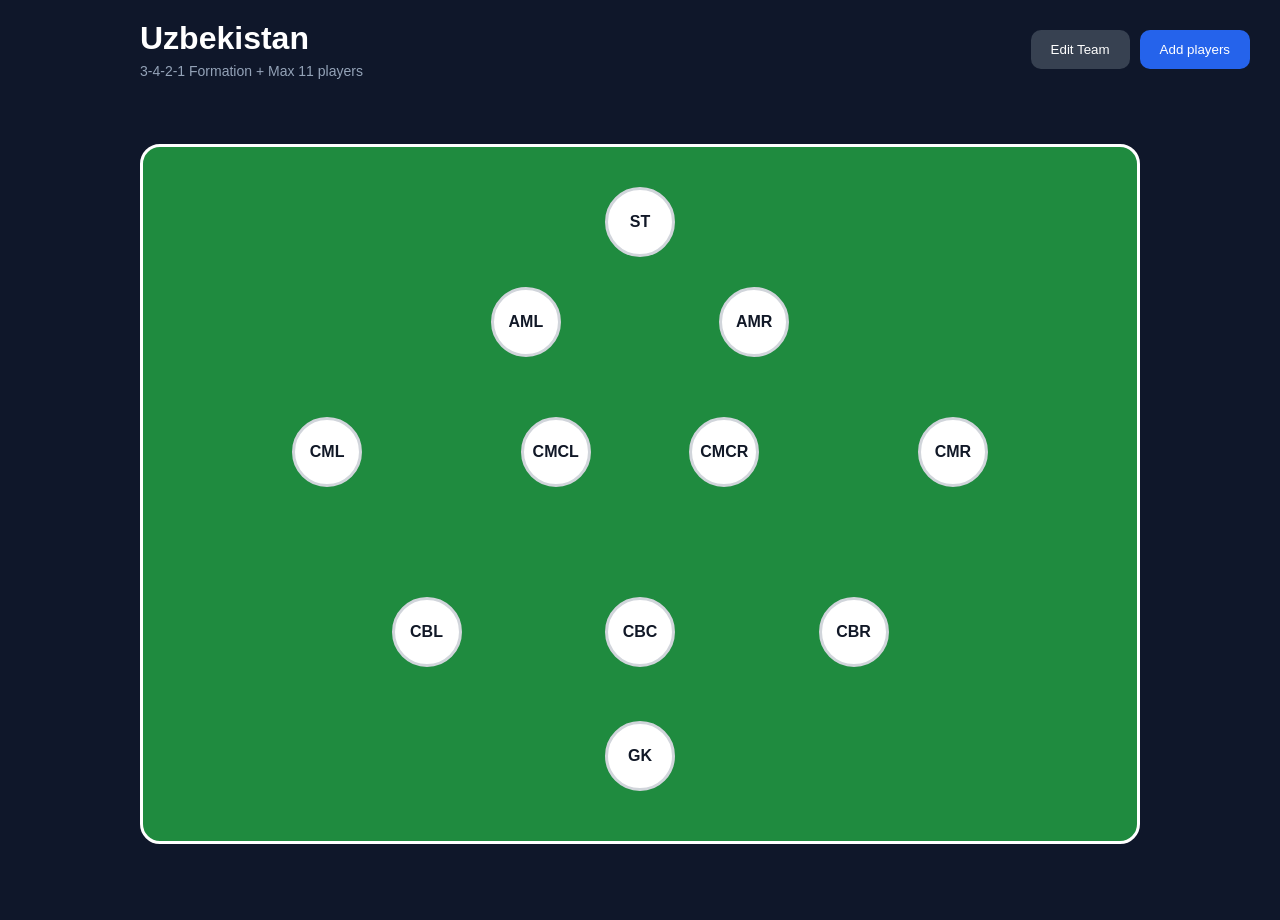
<file: JavascriptFootball/index.html>
<!DOCTYPE html>
<html lang="en">

<head>
    <meta charset="UTF-8">
    <meta name="viewport" content="width=device-width, initial-scale=1.0">
    <title>Document</title>
    <link rel="stylesheet" href="./style.css">
</head>

<body>
    <div class="header">
        <div>
            <h1 class="team-title">Uzbekistan</h1>
            <p>3-4-2-1 Formation + Max 11 players</p>
        </div>

        <div class="action">
            <button class="edit-team">Edit Team</button>
            <button class="premier">Add players</button>
        </div>
    </div>

    <div class="players-icon">

        <div class="player-border st">
            <div class="player">ST</div>
            <p></p>
        </div>

        <div class="player-border aml">
            <div class="player">AML</div>
            <p></p>
        </div>

        <div class="player-border amr">
            <div class="player">AMR</div>
            <p></p>
        </div>

        <div class="player-border cml">
            <div class="player">CML</div>
            <p></p>
        </div>

        <div class="player-border cmcl">
            <div class="player">CMCL</div>
            <p></p>
        </div>

        <div class="player-border cmcr">
            <div class="player">CMCR</div>
            <p></p>
        </div>

        <div class="player-border cmr">
            <div class="player">CMR</div>
            <p></p>
        </div>

        <div class="player-border cbl">
            <div class="player">CBL</div>
            <p></p>
        </div>

        <div class="player-border cbc">
            <div class="player">CBC</div>
            <p></p>
        </div>

        <div class="player-border cbr">
            <div class="player">CBR</div>
            <p></p>
        </div>

        <div class="player-border gk">
            <div class="player">GK</div>
            <p></p>
        </div>

    </div>

    <div class="modal hidden">
        <div class="modal-content">
            <h2>Edit Team</h2>

            <label for="teamName">Team name</label>
            <input type="text" id="teamName">

            <div class="modal-buttons">
                <button id="cancel-btn">Cancel</button>
                <button id="saveBtn">Save</button>
            </div>
        </div>
    </div>


    <div class="player-modal hidden">
        <div class="modal-content">
            <h1 id="playerModalTitle">Add Player</h1>

            <input type="text" id="player-name" placeholder="Player Name">
            <input type="number" id="player-num" placeholder="Player Number">

            <select id="player-position">
                <option value="st">ST</option>
                <option value="aml">AML</option>
                <option value="amr">AMR</option>
                <option value="cml">CML</option>
                <option value="cmcl">CMCL</option>
                <option value="cmcr">CMCR</option>
                <option value="cmr">CMR</option>
                <option value="cbl">CBL</option>
                <option value="cbc">CBC</option>
                <option value="cbr">CBR</option>
                <option value="gk">GK</option>
            </select>

            <input type="text" id="avatar-url" placeholder="Avatar URL">
            <input type="text" id="logo-url" placeholder="Logo URL">

            <div class="modal-buttons">
                
                <div>
                    <button id="playerDelete" class="delete-btn hidden">Delete</button>
                    <button id="playerCancel">Cancel</button>
                    <button id="playerSave">Save</button>
                </div>
            </div>
        </div>
    </div>

    <script type="module" src="./main.js"></script>
</body>

</html>
</file>
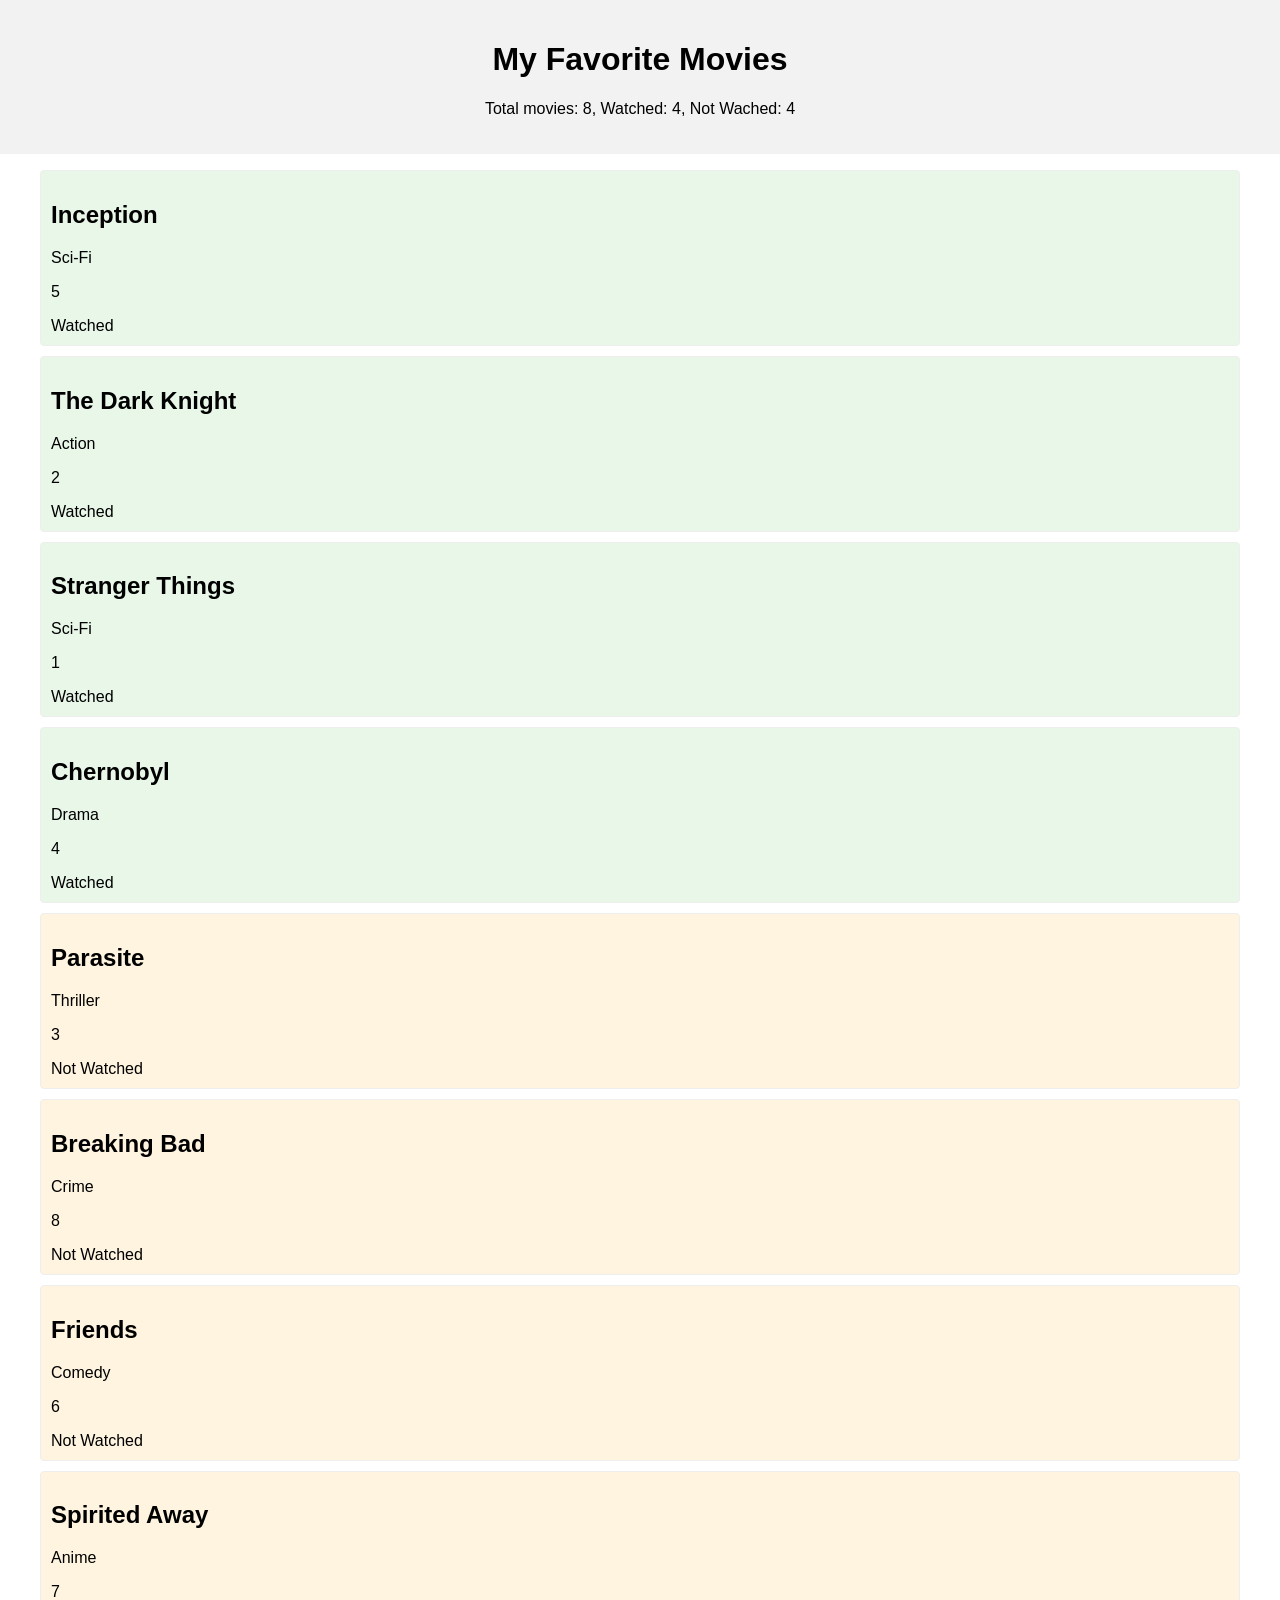
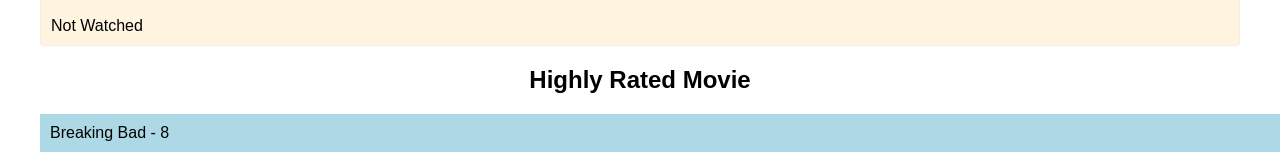
<file: js10/index.html>
<!DOCTYPE html>
<html lang="en">
<head>
    <meta charset="UTF-8">
    <meta name="viewport" content="width=device-width, initial-scale=1.0">
    <link rel="stylesheet" href="./style.css">
    <title>Document</title>
</head>
<body>
    <header>
        <h1>My Movie Watchlist</h1>
        <p id="summary"></p>
    </header>

    <ul id="movie-list"></ul>

    <h2 class="wrapper">Highly Rated Movie</h2>
    <ul id="recommended-list"></ul>
    




    <script src="./main.js"></script>
</body>
</html>
</file>
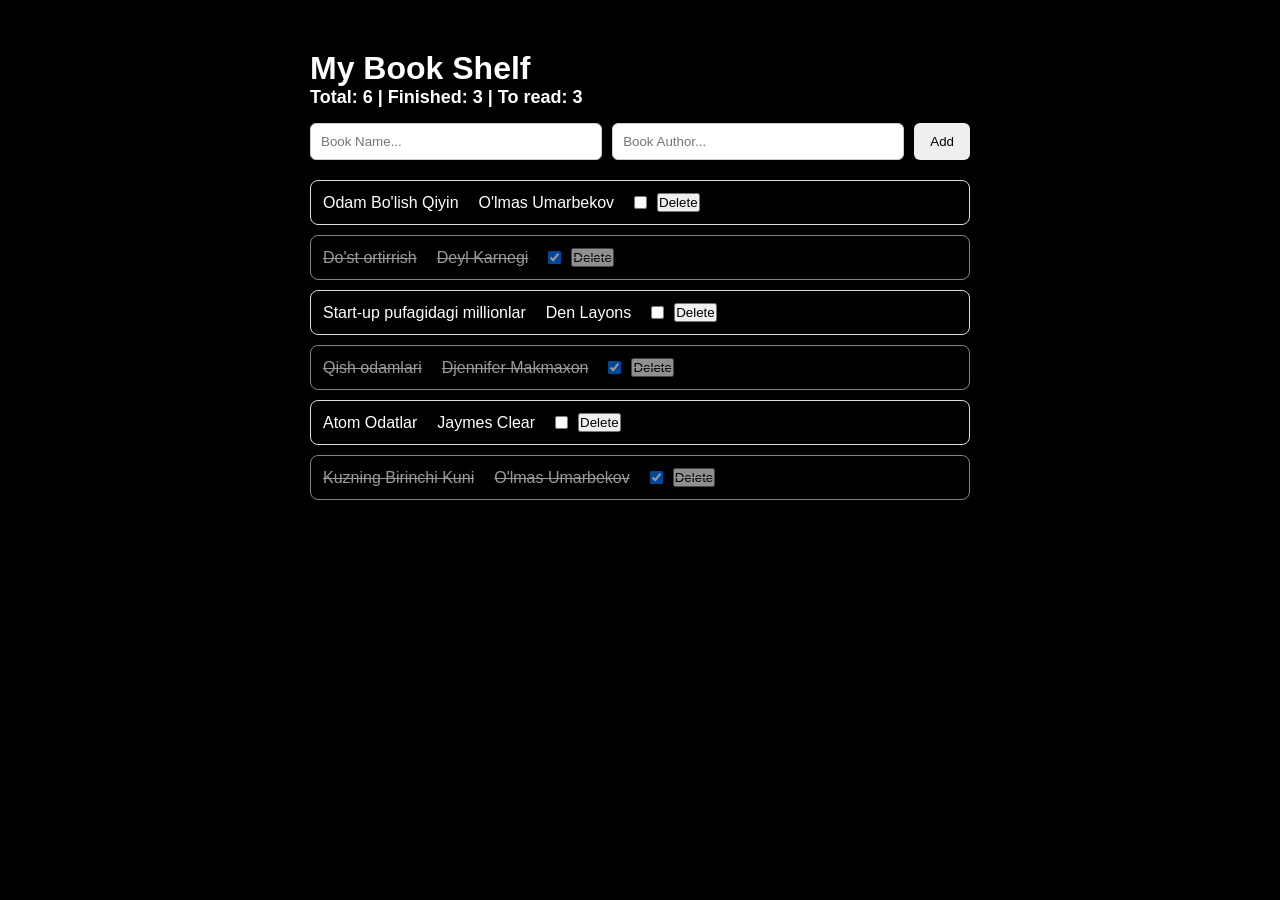
<file: js12/index.html>
<!DOCTYPE html>
<html lang="en">
<head>
    <meta charset="UTF-8">
    <meta name="viewport" content="width=device-width, initial-scale=1.0">
    <title>Document</title>
    <link rel="stylesheet" href="./style.css">
</head>
<body>
    <h1>My Book Shelf</h1>


    <p id="summary"></p>

    <form id="shelf">
        <input type="text"  id="title" placeholder="Book Name...">
        <input type="text" id="author" placeholder="Book Author...">
        <button type="submit" id="btn" onclick="renderFunc()">Add</button>
    </form>


    <p id="message"></p>

    <ul id="list"></ul>


    <script src="./main.js"></script>
</body>
</html>
</file>
<file: JavascriptFootball/style.css>
* {
    margin: 0;
    padding: 0;
    box-sizing: border-box;
}


body {
    background: #0f172a;
    font-family: sans-serif;
    color: white;
    min-height: 100vh;
}


.header {
    width: 1000px;
    max-width: 100%;
    margin: 0 auto 65px;
    margin-top: 20px;
}

.header h1 {
    font-size: 32px;
    font-weight: 700;
    margin-bottom: 6px;
}

.header p {
    color: #94a3b8;
    font-size: 14px;
}


.action {
    position: absolute;
    top: 30px;
    right: 30px;
    display: flex;
    gap: 10px;
}

.action button {
    padding: 12px 20px;
    border: none;
    border-radius: 10px;
    cursor: pointer;
    background: #374151;
    color: white;
}

.premier {
    background: #2563eb !important;
}

.players-icon {
    position: relative;
    width: 1000px;
    height: 700px;
    margin: 20px auto;
    background: #1f8b3f;
    border-radius: 20px;
    border: 3px solid white;
}

.player-border {
    position: absolute;
    text-align: center;
}

.player {
    width: 70px;
    height: 70px;
    border-radius: 50%;
    background: white;
    border: 3px solid #d1d5db;
    display: flex;
    justify-content: center;
    font-weight: 700;
    color: #111827;
    cursor: pointer;
    align-items: center;
}

.player-border p {
    margin-top: 10px;
    font-size: 14px;
    font-weight: 600;
    color: white;
}


.st {
    top: 40px;
    left: 50%;
    transform: translateX(-50%);
}


.aml {
    top: 140px;
    left: 35%;
}

.amr {
    top: 140px;
    right: 35%;
}


.cml {
    top: 270px;
    left: 15%;
}

.cmcl {
    top: 270px;
    left: 38%;
}

.cmcr {
    top: 270px;
    right: 38%;
}

.cmr {
    top: 270px;
    right: 15%;
}


.cbl {
    top: 450px;
    left: 25%;
}

.cbc {
    top: 450px;
    left: 50%;
    transform: translateX(-50%);
}

.cbr {
    top: 450px;
    right: 25%;
}


.gk {
    bottom: 40px;
    left: 50%;
    transform: translateX(-50%);
}









.modal {
    position: fixed;
    inset: 0;
    background: rgba(0, 0, 0, 0.6);

    display: flex;
    justify-content: center;
    align-items: center;
}

.hidden {
    display: none;
}


/* h1 text name */

.modal-content {
    width: 450px;
    background: #3e4c62;
    padding: 25px;
    border-radius: 16px;
}

.modal-content h2 {
    margin-bottom: 20px;
}

.modal-content label {
    display: block;
    margin-bottom: 8px;
}

.modal-content input {
    width: 100%;
    padding: 12px;
    border-radius: 10px;
    border: 1px solid #435065;
    background: #111827;
    color: white;
}

.modal-buttons {
    margin-top: 20px;
    display: flex;
    justify-content: space-between;
}

.modal-buttons button {
    padding: 10px 18px;
    border: none;
    border-radius: 10px;
    cursor: pointer;
}

#saveBtn {
    background: #2563eb;
    color: white;
}


/* create player modal */


.player-modal {
    position: fixed;
    inset: 0;
    background: rgba(0, 0, 0, 0.6);

    display: flex;
    justify-content: center;
    align-items: center;
    z-index: 100;
}

.player {
    position: relative;
    width: 70px;
    height: 70px;
    display: flex;
    align-items: center;
    justify-content: center;
}

.avatar-circle {
    width: 100%;
    height: 100%;
    border-radius: 50%;
    overflow: hidden;
    background: #d1d5db;
}

.avatar-img {
    width: 100%;
    height: 100%;
    object-fit: cover;
}

.number-badge {
    position: absolute;
    top: -4px;
    left: -4px;
    width: 22px;
    height: 22px;
    background: white;
    color: black;
    font-size: 11px;
    font-weight: bold;
    line-height: 1;
    border-radius: 50%;
    border: 2px solid #16a34a;
    display: flex;
    align-items: center;
    justify-content: center;
    z-index: 1;
}

.club-badge {
    position: absolute;
    top: -4px;
    right: -4px;
    width: 20px;
    height: 20px;
    border-radius: 50%;
    background: white;
    border: 2px solid #16a34a;
    z-index: 1;
}


.modal-buttons {
    display: flex;
    justify-content: space-between;
    align-items: center;
}

.delete-btn {
    background: #dc2626;
    color: white;
}

.hidden {
    display: none;
}


.player-modal input,
.player-modal select {
    width: 100%;
    padding: 12px;
    margin-top: 12px;
    border: 1px solid #374151;
    border-radius: 10px;
    background: #111827;
    color: white;
    outline: none;
}

.player-modal input:focus,
.player-modal select:focus {
    border-color: #2563eb;
}


.hidden {
    display: none;
}

.player-modal h2 {
    margin-bottom: 15px;
}
</file>
<file: js10/style.css>
body {
    padding: 0;
    margin: 0;
    box-sizing: border-box;
    font-family: sans-serif
}

#movie-list li{
    margin: 10px 0;
    padding: 10px;
    list-style: none;
    border: 1px solid #eee;
    border-radius: 4px;

}


header {
    text-align: center;
    background: #f2f2f2;
    padding: 20px 0;
}

#recommended-list li{
    margin: 10px 0;
    padding: 10px;
    list-style: none;
    background-color: lightblue;
}

.wrapper{
    margin-top: 20px;
    text-align: center;
}

.watched {
    border-left: 4px solid green;
    background: #e8f7e8;
    width: 95%;
}


.not-watched {
    border-left: 4px solid orange;
    background: #fff4df;
     width: 95%;
}
</file>
<file: js12/style.css>
* {
    margin: 0;
    padding: 0;
    box-sizing: border-box;
}

body {
    max-width: 700px;
    margin: 30px auto;
    font-family: Arial, sans-serif;
    padding: 20px;
    background: black;
    color: white;
}

#summary {
    margin-bottom: 15px;
    font-weight: bold;
    font-size: 18px;
}

#shelf {
    display: flex;
    gap: 10px;
    margin-bottom: 20px;
}

#title,
#author {
    flex: 1;
    padding: 10px;
    border: 1px solid #ccc;
    border-radius: 6px;
}

#btn {
    padding: 10px 16px;
    border: none;
    border-radius: 6px;
    cursor: pointer;
}

#list {
    list-style: none;
}

#list li {
    display: flex;
    align-items: center;
    gap: 10px;
    padding: 12px;
    margin-bottom: 10px;
    border: 1px solid #ddd;
    border-radius: 8px;
}

#list p {
    margin-right: 10px;
}

.finished {
    opacity: 0.6;
    text-decoration: line-through;
}

#message {
    margin: 15px 0;
    font-style: italic;
}
</file>
